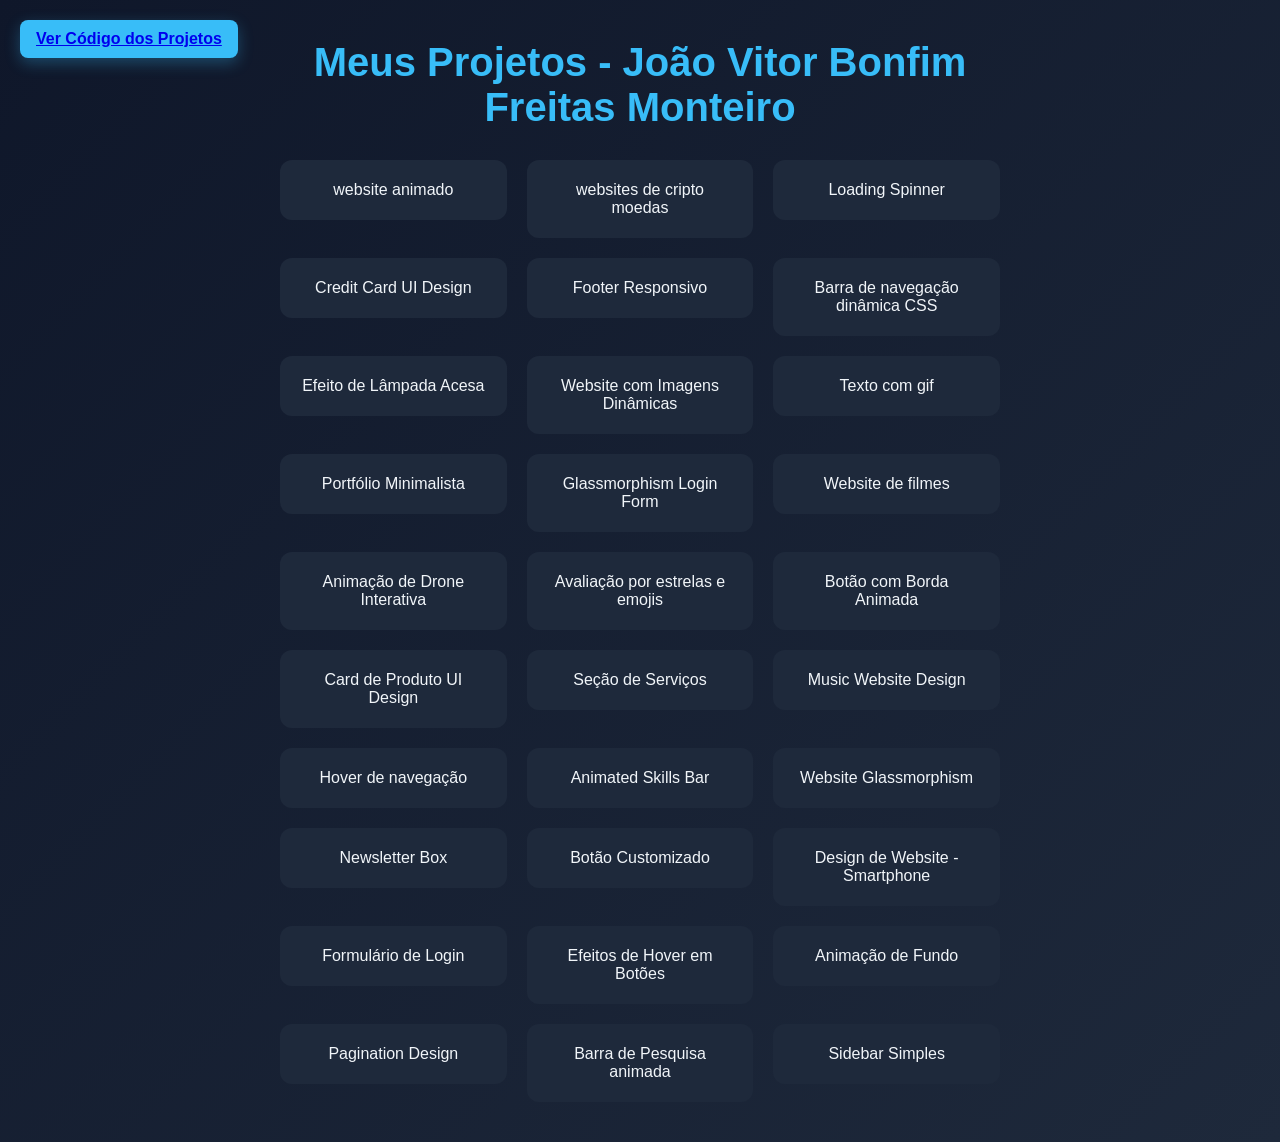
<file: index.html>
<!DOCTYPE html>
<html>
<head>
    <link rel="stylesheet" href="style.css">
  <title>Projetos João Vitor Bonfim Freitas Monteiro</title>
</head>
<body>
  <div class="container">
    <h1>Meus Projetos - João Vitor Bonfim Freitas Monteiro</h1>
    <ul>
        <li><a href="Projeto01/Index.html">website animado</a></li>
        <li><a href="Projeto02/index.html">websites de cripto moedas</a></li>
        <li><a href="Projeto03/index.html">Loading Spinner</a></li>
        <li><a href="Projeto04/index.html">Credit Card UI Design</a></li>
        <li><a href="Projeto05/index.html">Footer Responsivo</a></li>
        <li><a href="Projeto06/index.html">Barra de navegação dinâmica CSS</a></li>
        <li><a href="Projeto07/index.html">Efeito de Lâmpada Acesa</a></li>
        <li><a href="Projeto08/Index.html">Website com Imagens Dinâmicas</a></li>
        <li><a href="Projeto09/index.html">Texto com gif</a></li>
        <li><a href="Projeto10/index.html">Portfólio Minimalista</a></li>
        <li><a href="Projeto11/index.html">Glassmorphism Login Form</a></li>
        <li><a href="Projeto12/index.html">Website de filmes</a></li>
        <li><a href="Projeto13/index.html">Animação de Drone Interativa</a></li>
        <li><a href="Projeto14/index.html">Avaliação por estrelas e emojis</a></li>
        <li><a href="Projeto15/Index.html">Botão com Borda Animada</a></li>
        <li><a href="Projeto16/Index.html">Card de Produto UI Design</a></li>
        <li><a href="Projeto17/index.html">Seção de Serviços</a></li>
        <li><a href="Projeto18/index.html">Music Website Design</a></li>
        <li><a href="Projeto19/index.html">Hover de navegação</a></li>
        <li><a href="Projeto20/index.html">Animated Skills Bar</a></li>
        <li><a href="Projeto21/index.html">Website Glassmorphism</a></li>
        <li><a href="Projeto22/index.html">Newsletter Box</a></li>
        <li><a href="Projeto23/index.html">Botão Customizado</a></li>
        <li><a href="Projeto24/index.html">Design de Website - Smartphone</a></li>
        <li><a href="Projeto25/index.html">Formulário de Login</a></li>
        <li><a href="Projeto26/index.html">Efeitos de Hover em Botões</a></li>
        <li><a href="Projeto27/index.html">Animação de Fundo</a></li>
        <li><a href="Projeto28/index.html">Pagination Design</a></li>
        <li><a href="Projeto29/Index.html">Barra de Pesquisa animada</a></li>
        <li><a href="Projeto30/Index.html">Sidebar Simples</a></li>
    </ul>
    <div class="buttons">
          <a href="https://github.com/joaovitorbfm/Projetos-HTML-CSS-JS.git" target="_blank">Ver Código dos Projetos</a>
        </div>

</body>
</html>
</file>
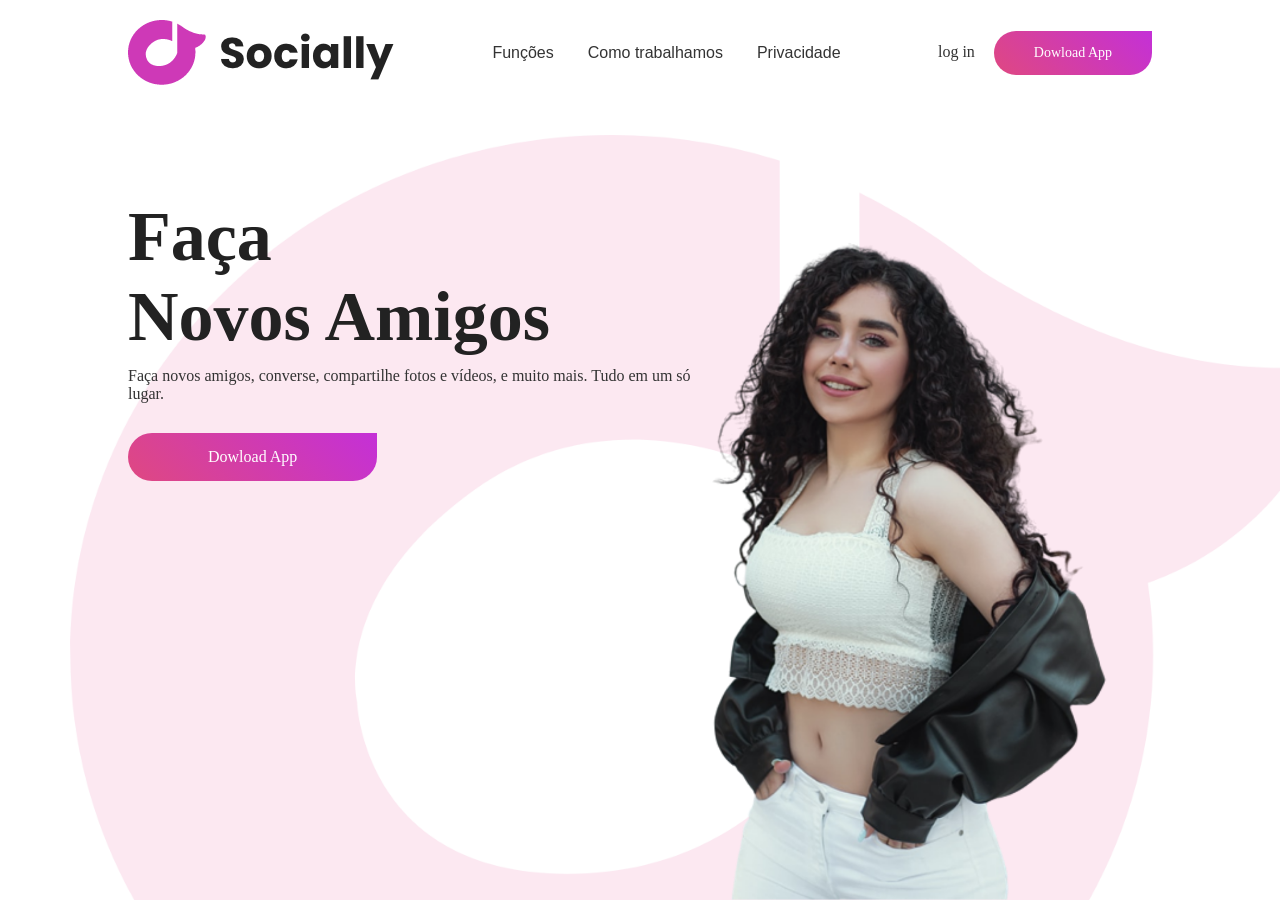
<file: Projeto01/Index.html>
<!DOCTYPE html>
<html lang="pt-br">
<head>
    <meta charset="UTF-8">
    <meta name="viewport" content="width=device-width, initial-scale=1.0">
    <title>website animado</title>
    <link rel="stylesheet" href="css/style.css">
</head>
<body>
    <div class="hero">
        <nav>
            <img src="img/logo.png" class="Logo">
            <ul>
                <li><a href="#">Funções</a></li>
                <li><a href="#">Como trabalhamos</a></li>
                <li><a href="#">Privacidade</a></li>
            </ul>
            <div>
                <a href="#" class="login-btn">log in</a>
                <a href="#" class="btn">Dowload App</a>
            </div>
         
        </nav>
           <div class="content">
                <h1 class="anim">Faça <br>Novos Amigos</h1>
                <p class="anim">Faça novos amigos, converse, compartilhe fotos e vídeos, e muito mais. Tudo em um só lugar.</p>
                <a href="#" class="btn anim">Dowload App</a>
            </div>
            <img src="img/pic.png" class="feature-img anim">
    </div>
</body>
</html>
</file>
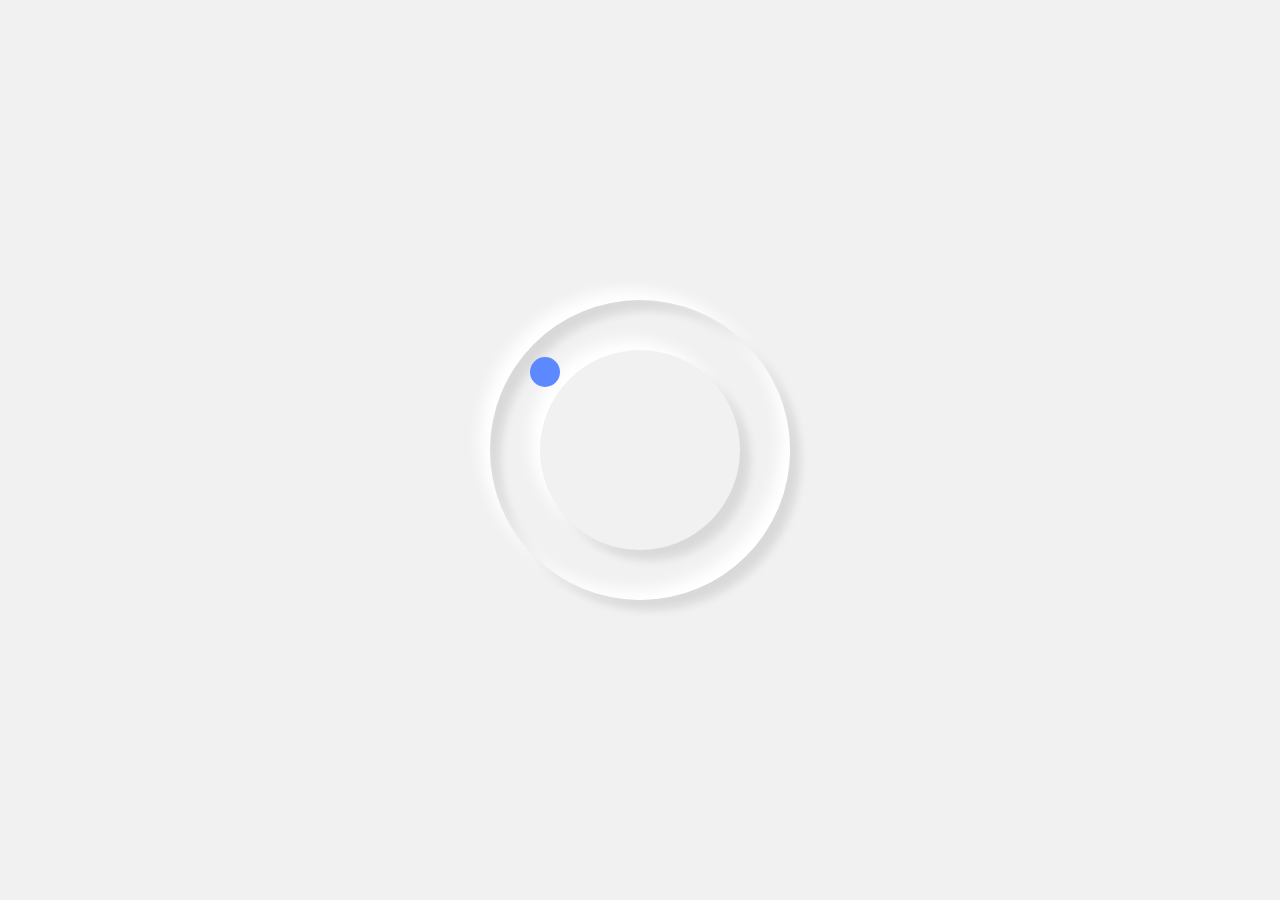
<file: Projeto03/index.html>
<!DOCTYPE html>
<html lang="pt-br">
<head>
    <meta charset="UTF-8">
    <meta http-equiv="X-UA-Compatible" content="IE=edge">
    <meta name="viewport" content="width=device-width, initial-scale=1.0">
    <title>Loading</title>
    <link rel="stylesheet" href="css/style.css">
</head>
<body>

    <div class="wrapper">
        <span></span>
    </div>

</body>
</html>
</file>
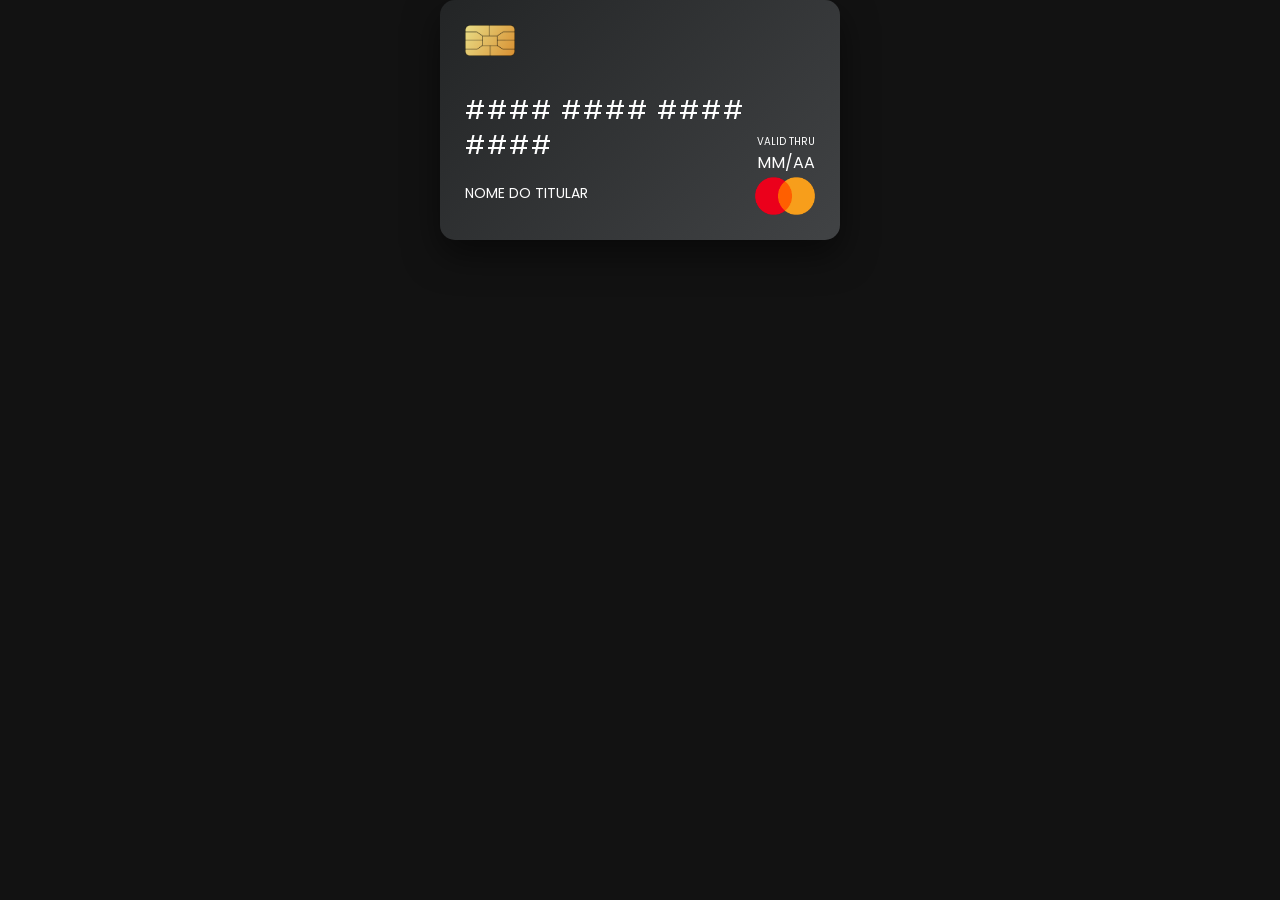
<file: Projeto04/index.html>
<!DOCTYPE html>
<html lang="pt-br">
<head>
    <meta charset="UTF-8">
    <meta name="viewport" content="width=device-width, initial-scale=1.0">
    <title>Credit Card UI Design</title>
    <link rel="stylesheet" href="css/style.css">
</head>
<body>
    <section class="container">
        <div class="card">
            <div class="card-inner">
                <div class="front">
                    <img src="img/chip.png" class="chip" alt="chip">
                    <div class="card-no">#### #### #### ####</div>
                    <div class="card-holder">NOME DO TITULAR</div>
                    <div class="valid-thru">
                        <span class="label">VALID THRU</span>
                        <span class="date">MM/AA</span>
                    </div>
                    <img src="img/logo.png" class="logo" alt="logo">
                </div>

                <div class="back">
                    <div class="bar"></div>
                    <div class="cvv-section">
                        <div class="cvv-bar">***</div>
                    </div>
                    <img src="img/logo.png" class="logo" alt="logo">
                </div>
            </div>
        </div>
    </section>
</body>
</html>
</file>
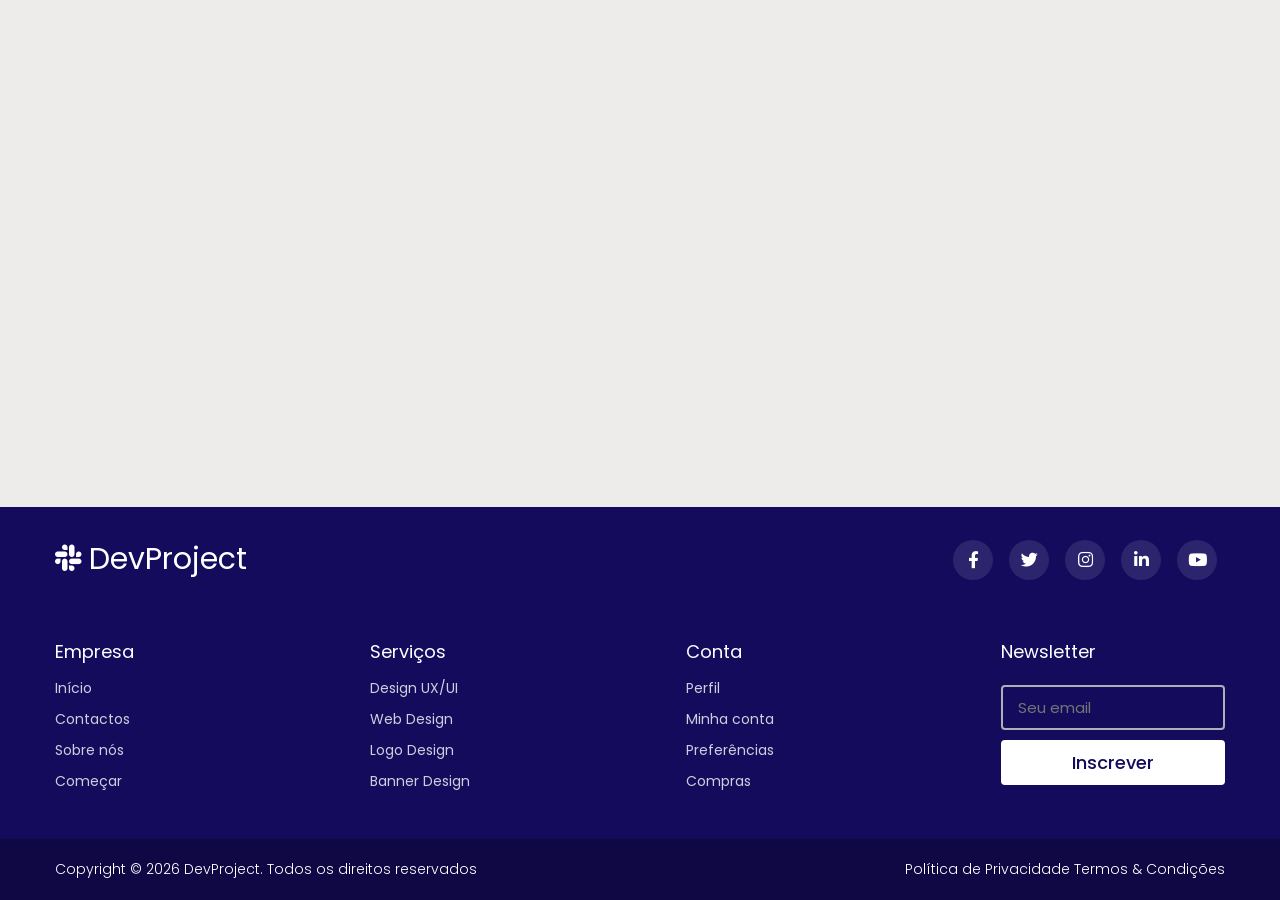
<file: Projeto05/index.html>
<!DOCTYPE html>
<html lang="pt-br">
<head>
    <meta charset="UTF-8">
    <meta name="viewport" content="width=device-width, initial-scale=1.0">
    <title>Footer Responsivo</title>
    <link rel="stylesheet" href="css/style.css">
    <link rel="stylesheet" href="https://cdnjs.cloudflare.com/ajax/libs/font-awesome/5.15.2/css/all.min.css"/>
</head>
<body>

  <footer>
    <div class="content">
      <div class="top">
        <div class="logo-details">
          <i class="fab fa-slack"></i>
          <span class="logo_name">DevProject</span>
        </div>
        <div class="media-icons">
          <a href="#"><i class="fab fa-facebook-f"></i></a>
          <a href="#"><i class="fab fa-twitter"></i></a>
          <a href="#"><i class="fab fa-instagram"></i></a>
          <a href="#"><i class="fab fa-linkedin-in"></i></a>
          <a href="#"><i class="fab fa-youtube"></i></a>
        </div>
      </div>
      <div class="link-boxes">
        <ul class="box">
          <li class="link_name">Empresa</li>
          <li><a href="#">Início</a></li>
          <li><a href="#">Contactos</a></li>
          <li><a href="#">Sobre nós</a></li>
          <li><a href="#">Começar</a></li>
        </ul>
        <ul class="box">
          <li class="link_name">Serviços</li>
          <li><a href="#">Design UX/UI</a></li>
          <li><a href="#">Web Design</a></li>
          <li><a href="#">Logo Design</a></li>
          <li><a href="#">Banner Design</a></li>
        </ul>
        <ul class="box">
          <li class="link_name">Conta</li>
          <li><a href="#">Perfil</a></li>
          <li><a href="#">Minha conta</a></li>
          <li><a href="#">Preferências</a></li>
          <li><a href="#">Compras</a></li>
        </ul>
        <ul class="box input-box">
          <li class="link_name">Newsletter</li>
          <li><input type="text" placeholder="Seu email"></li>
          <li><input type="button" value="Inscrever"></li>
        </ul>
      </div>
    </div>
    <div class="bottom-details">
      <div class="bottom_text">
        <span class="copyright_text">Copyright © 2026 <a href="#">DevProject.</a> Todos os direitos reservados</span>
        <span class="policy_terms">
          <a href="#">Política de Privacidade</a>
          <a href="#">Termos & Condições</a>
        </span>
      </div>
    </div>
  </footer>

</body>
</html>
</file>
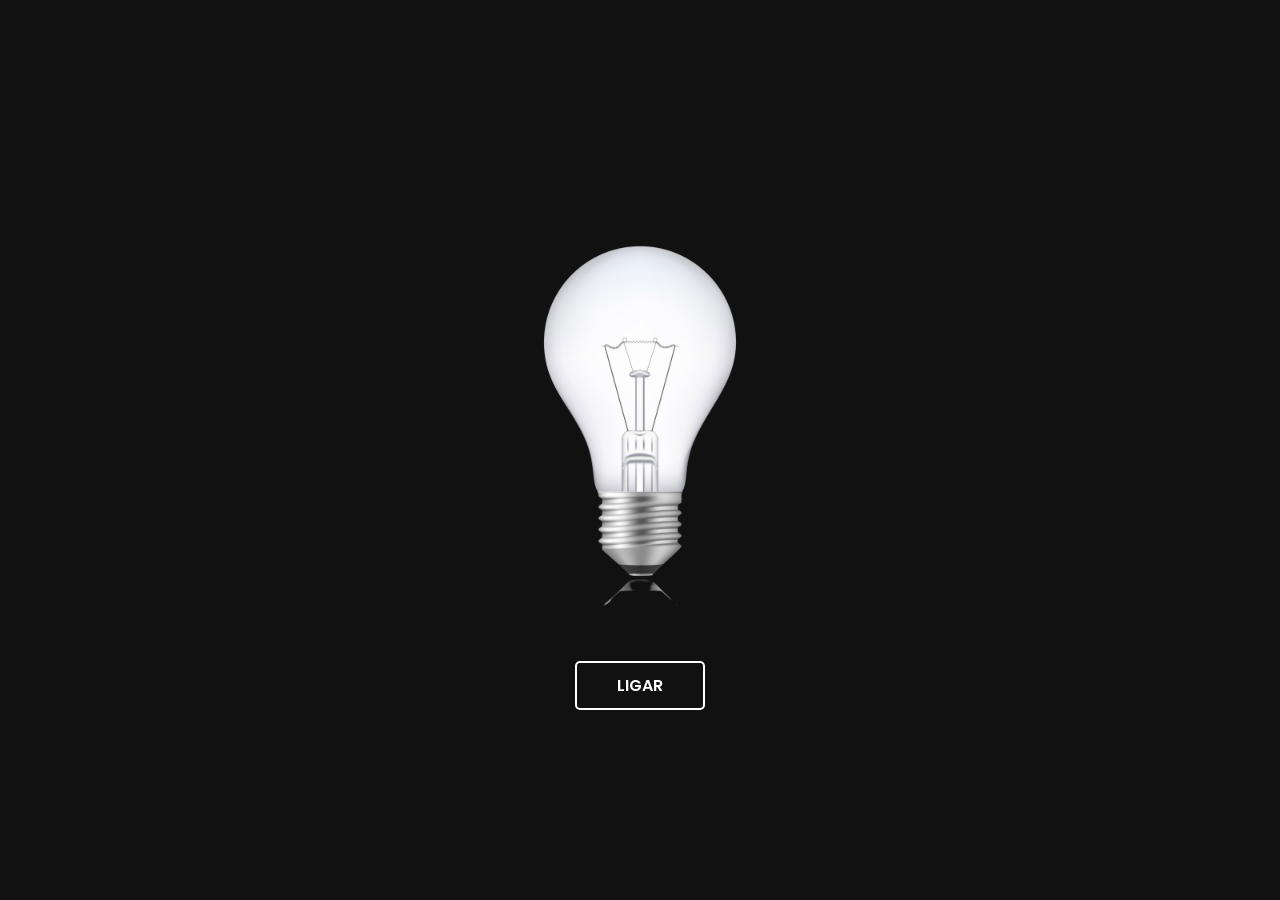
<file: Projeto07/index.html>
<!DOCTYPE html>
<html lang="pt-br">
<head>
  <meta charset="UTF-8">
  <meta name="viewport" content="width=device-width, initial-scale=1.0">
  <title>Efeito de Lâmpada Acesa</title>
  <link rel="stylesheet" href="css/style.css">
</head>
<body>
  <div class="wrapper">
    <input type="checkbox" id="btn">
    
    <div class="bulb-container">
      <img src="img/on.png" id="bulb-off" alt="Lâmpada Apagada">
      <img src="img/on.png" id="bulb-on" alt="Lâmpada Acesa">
    </div>

    <label for="btn">
      <span class="text-off">LIGAR</span>
      <span class="text-on">DESLIGAR</span>
    </label>
  </div>
</body>
</html>
</file>
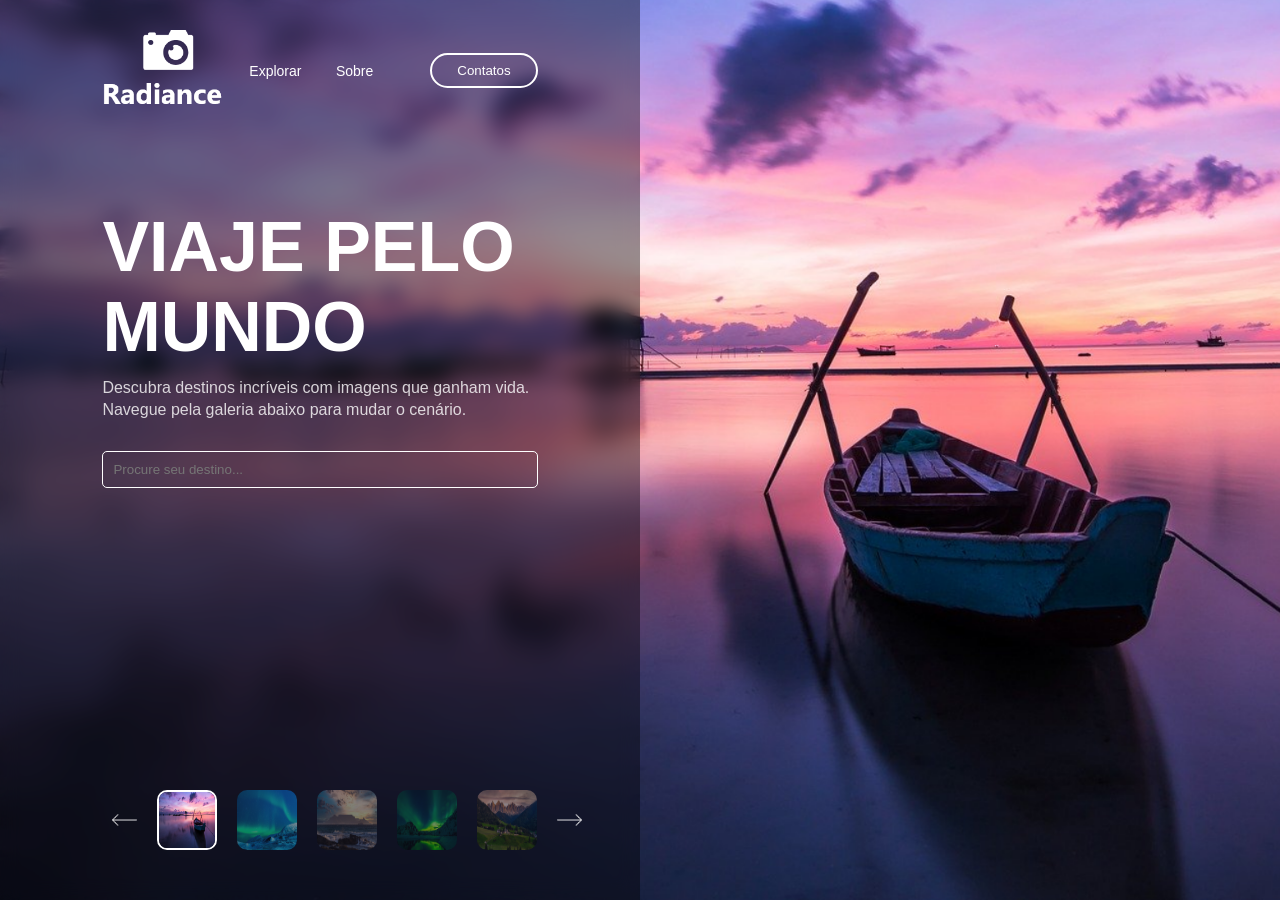
<file: Projeto08/Index.html>
<!DOCTYPE html>
<html lang="pt-br">
<head>
    <meta charset="UTF-8">
    <meta name="viewport" content="width=device-width, initial-scale=1.0">
    <title>Website com Imagens Dinâmicas</title>
    <link rel="stylesheet" href="css/style.css">
</head>
<body id="hero">
    <div class="container">
        <nav>
            <img src="img/logo.png" class="logo">
            <ul>
                <li><a href="#">Explorar</a></li>
                <li><a href="#">Sobre</a></li>
            </ul>
            <button type="button">Contatos</button>
        </nav>

        <div class="info">
            <h1>VIAJE PELO MUNDO</h1>
            <p>Descubra destinos incríveis com imagens que ganham vida. <br> Navegue pela galeria abaixo para mudar o cenário.</p>
            <input type="text" placeholder="Procure seu destino...">
        </div>

        <div class="slider">
            <img src="img/left-arrow.png" id="back">
            <div class="preview">
                <img src="img/bg1.png" class="thumbnail active">
                <img src="img/bg2.png" class="thumbnail">
                <img src="img/bg3.png" class="thumbnail">
                <img src="img/bg4.png" class="thumbnail">
                <img src="img/bg5.png" class="thumbnail">
            </div>
            <img src="img/right-arrow.png" id="next">
        </div>
    </div>

    <script src="script.js"></script>
</body>
</html>
</file>
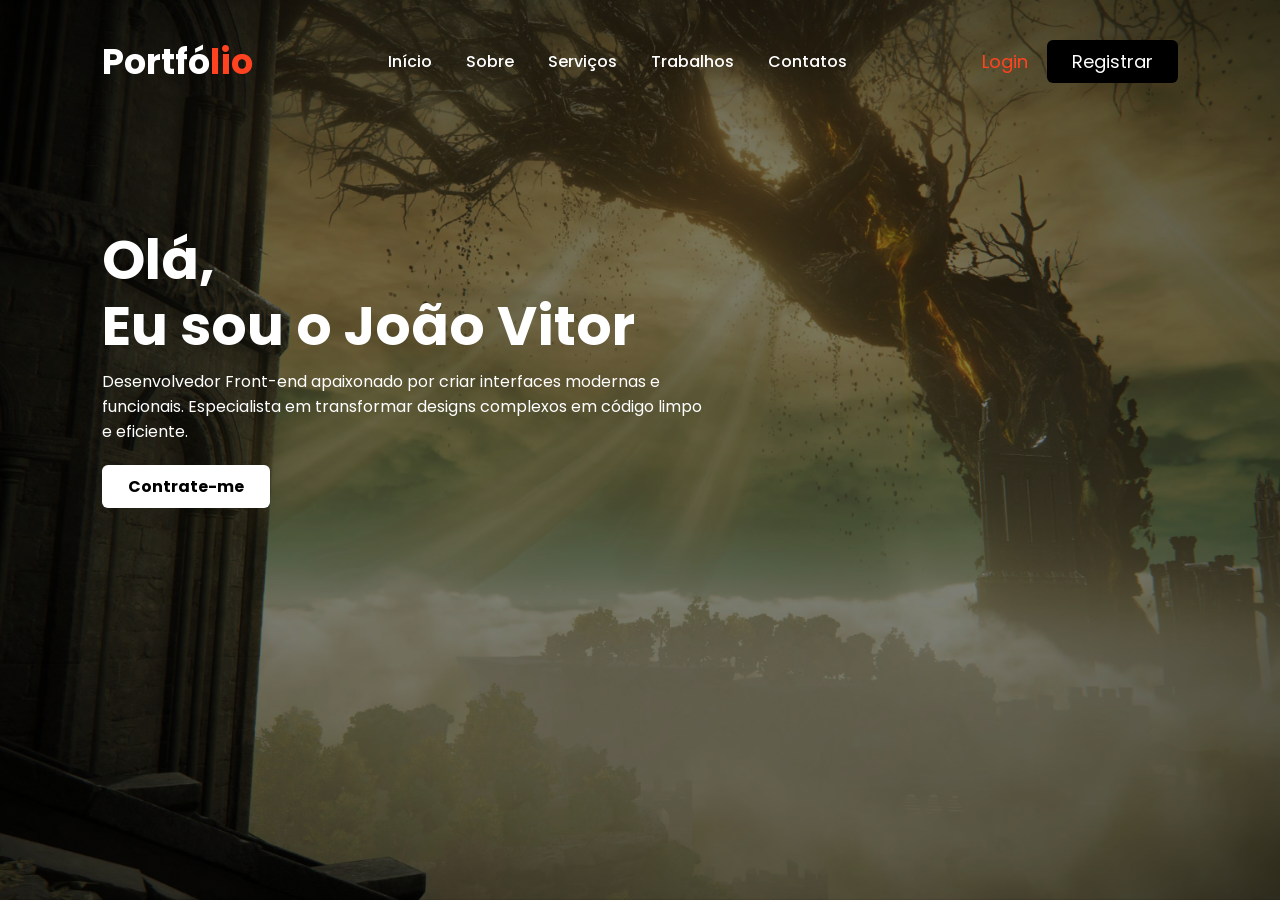
<file: Projeto10/Index.html>
<!DOCTYPE html>
<html lang="pt-br">
<head>
    <meta charset="UTF-8">
    <meta name="viewport" content="width=device-width, initial-scale=1.0">
    <title>Portfólio Minimalista</title>
    <link rel="stylesheet" href="css/style.css">
</head>
<body>
    <div class="container">
        <nav>
            <h2 class="logo">Portfó<span>lio</span></h2>
            <ul>
                <li><a href="#">Início</a></li>
                <li><a href="#">Sobre</a></li>
                <li><a href="#">Serviços</a></li>
                <li><a href="#">Trabalhos</a></li>
                <li><a href="#">Contatos</a></li>
            </ul>
            <div class="buttons">
                <a href="#" class="login">Login</a>
                <a href="#" class="register">Registrar</a>
            </div>
        </nav>

        <div class="content">
            <h3>Olá,<br>Eu sou o João Vitor</h3>
            <p>Desenvolvedor Front-end apaixonado por criar interfaces modernas e funcionais. Especialista em transformar designs complexos em código limpo e eficiente.</p>
            <div class="link">
                <a href="#" class="hire">Contrate-me</a>
            </div>
        </div>
    </div>
</body>
</html>
</file>
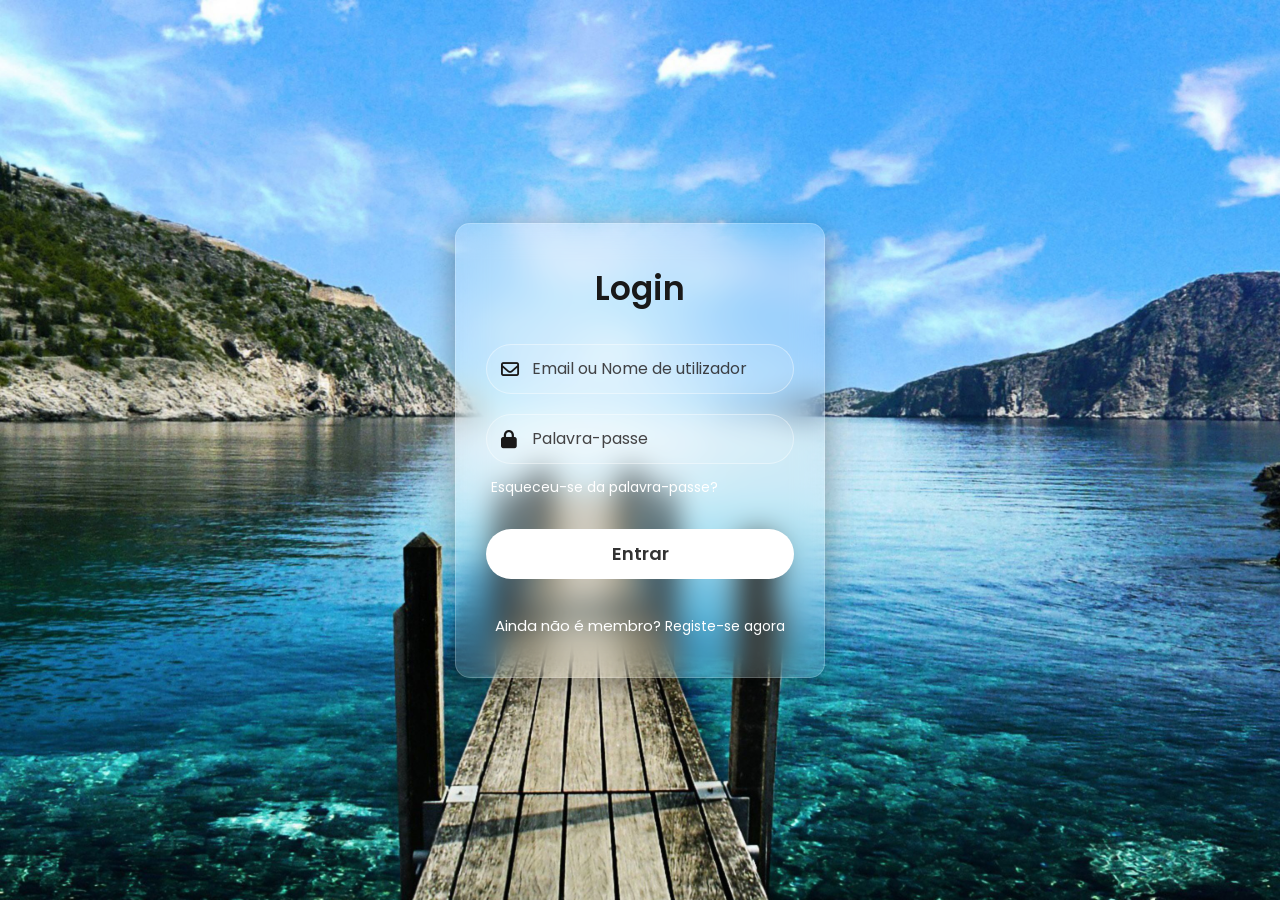
<file: Projeto11/Index.html>
<!DOCTYPE html>
<html lang="pt-pt">
<head>
    <meta charset="UTF-8">
    <meta name="viewport" content="width=device-width, initial-scale=1.0">
    <title>Glassmorphism Login Form</title>
    <link rel="stylesheet" href="css/style.css">
    <link rel="stylesheet" href="https://cdnjs.cloudflare.com/ajax/libs/font-awesome/6.0.0/css/all.min.css">
</head>
<body>
    <div class="container">
        <form action="#">
            <div class="header">Login</div>
            
            <div class="input-field">
                <input type="text" placeholder="Email ou Nome de utilizador" required>
                <i class="far fa-envelope"></i>
            </div>
            
            <div class="input-field">
                <input type="password" placeholder="Palavra-passe" required>
                <i class="fas fa-lock"></i>
            </div>
            
            <div class="forgot">
                <a href="#">Esqueceu-se da palavra-passe?</a>
            </div>
            
            <button>Entrar</button>
            
            <div class="signup">
                Ainda não é membro? <a href="#">Registe-se agora</a>
            </div>
        </form>
    </div>
</body>
</html>
</file>
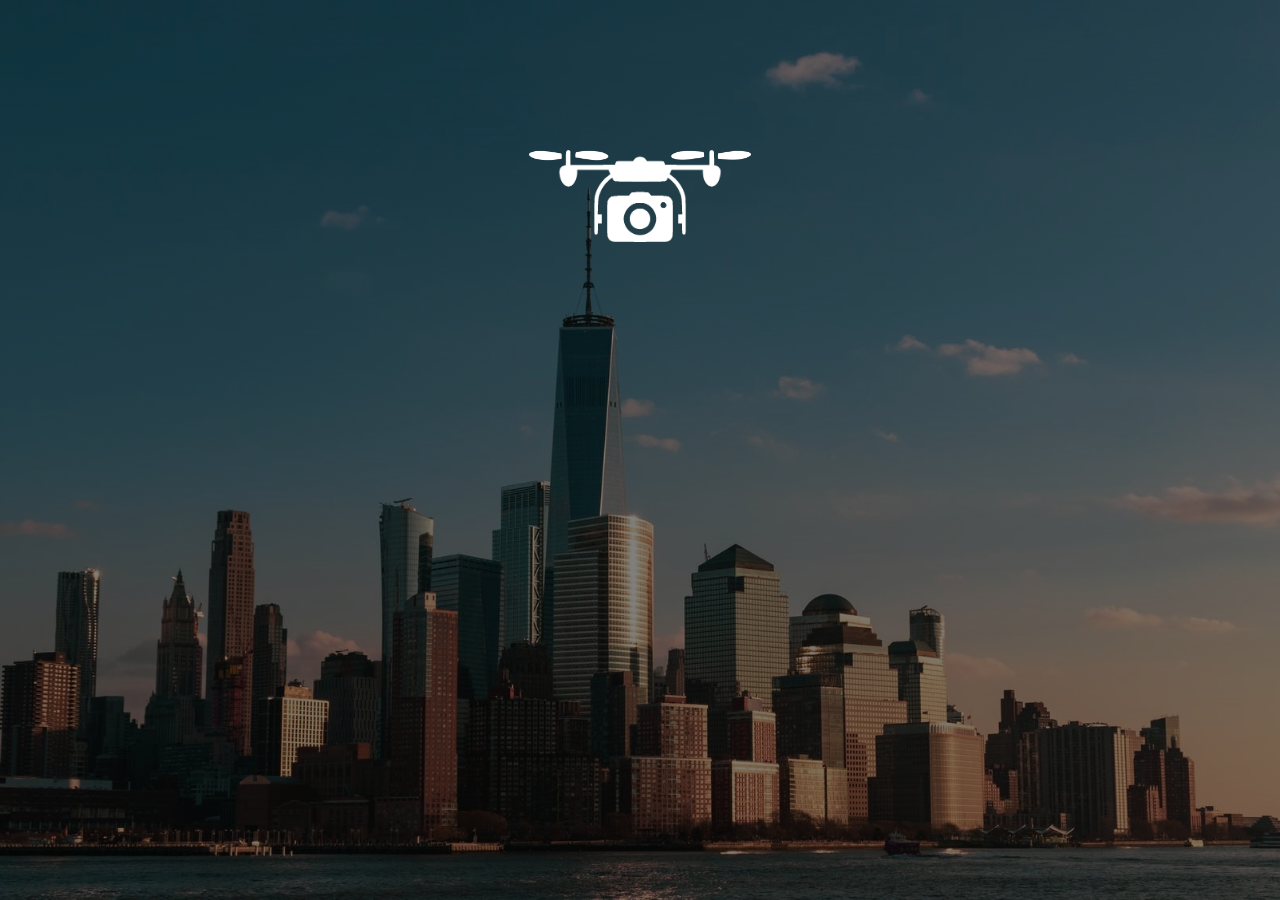
<file: Projeto13/Index.html>
<!DOCTYPE html>
<html lang="pt-pt">
<head>
    <meta charset="UTF-8">
    <meta name="viewport" content="width=device-width, initial-scale=1.0">
    <title>Animação de Drone Interativa</title>
    <link rel="stylesheet" href="css/style.css">
    <script src="https://code.jquery.com/jquery-3.6.0.min.js"></script>
</head>
<body>
    <div id="banner">
        <div id="drone-box">
            <img src="img/drone.png" class="drone-pic">
            <img src="img/drone-left.png" class="left-pic">
            <img src="img/drone-right.png" class="right-pic">
        </div>
    </div>

    <script>
        $(document).ready(function(){
            $('#banner').mousemove(function(e){
                // Lógica para calcular o movimento baseado no cursor
                var moveX = (e.pageX * -1 / 2) + 300;
                var moveY = (e.pageY * -1 / 3) + 120;

                // Aplica a transformação ao drone-box
                $('#drone-box').css('transform', 'translate3d(' + moveX + 'px, ' + moveY + 'px, 0)');
            });
        });
    </script>
</body>
</html>
</file>
<file: style.css>
/* Reset básico */
* {
  margin: 0;
  padding: 0;
  box-sizing: border-box;
  font-family: 'Segoe UI', Tahoma, Geneva, Verdana, sans-serif;
}

/* Fundo geral */
body {
  background: linear-gradient(135deg, #0f172a, #1e293b);
  color: #f1f5f9;
  min-height: 100vh;
  display: flex;
  justify-content: center;
  align-items: center;
}

/* Container principal */
.container {
  text-align: center;
  max-width: 800px;
  width: 100%;
  padding: 40px;
}

/* Título */
h1 {
  font-size: 2.5rem;
  margin-bottom: 30px;
  color: #38bdf8;
}

/* Lista */
ul {
  list-style: none;
  display: grid;
  grid-template-columns: repeat(auto-fit, minmax(220px, 1fr));
  gap: 20px;
}

/* Links como cards */
li a {
  display: block;
  padding: 20px;
  background: #1e293b;
  border-radius: 12px;
  text-decoration: none;
  color: #f1f5f9;
  font-weight: 500;
  transition: all 0.3s ease;
  border: 1px solid transparent;
}

/* Hover bonito */
li a:hover {
  transform: translateY(-5px);
  background: #0f172a;
  border: 1px solid #38bdf8;
  color: #38bdf8;
  box-shadow: 0 10px 25px rgba(56, 189, 248, 0.2);
}

/* Botão voltar */
.buttons {
  position: fixed;
  top: 20px;
  left: 20px;
  background: #38bdf8;
  color: #0f172a;
  padding: 10px 16px;
  border-radius: 8px;
  text-decoration: none;
  font-weight: 600;
  transition: all 0.3s ease;
  box-shadow: 0 5px 15px rgba(56, 189, 248, 0.3);
}

/* Hover */
.buttons:hover {
  background: #0ea5e9;
  transform: translateY(-2px);
  box-shadow: 0 8px 20px rgba(56, 189, 248, 0.5);
}
</file>
<file: Projeto01/css/style.css>
*{
    margin: 0;
    padding: 0;
    box-sizing: border-box;
}
.hero{
    width: 100%;
    height: 100vh;
    background-image: url(../img/back-image.png);
    background-size: cover;
    background-position: center;
    padding: 10px 10%;
    overflow: hidden;

}
nav{
    padding: 10px 0;
    display: flex;
    align-items: center;
    justify-content: space-between;
}
.logo{
    width: 140px;
}
nav ul li{
    display: inline-block;
    list-style: none;
    margin: 10px 15px;
    font-family: poppins, sans-serif;
}
nav ul li a{
    text-decoration: none;
    color: #333;
    font-weight: 400;
    }
.login-btn{
    text-decoration: none;
    color: #333;
    margin-right: 15px;
    font-weight: 400;
    
}
.btn{
    display: inline-block;
    text-decoration: none;
    padding: 14px 40px;                                                                             
    color: #fff;
    background-image: linear-gradient(45deg, #df4881, #c430d7);
    font-size: 14px;
    border-radius: 30px; 
    border-top-right-radius: 0;
    transition: 0.500s;    
    }
    .content{
        margin-top: 10%;
        max-width: 600px;
    }
    .content h1{
        font-size: 70px;
        color: #222;
    
    }
    .content p{
        color: #333;
        margin: 10px 0 30px;
        animation-delay: 0.5s;
    }
    .content .btn{
        padding: 15px 80px;
        font-size: 16px;
        animation-delay: 1s;
    }
    .btn:hover{
        border-top-right-radius: 30px;
    }
    .feature-img{
        width: 530px;
        position: absolute;
        right: 10%;
        bottom: 0;
    }
    .feature-img.anim{
        animation-delay: 1.5s;
    }
    .anim{
        opacity: 0;
        transform: translateY(30px);
        animation: moveup 0.5s linear forwards;
    }
    @keyframes moveup{
        100%{
            opacity: 1;
            transform: translateY(0);
        }
    }
</file>
<file: Projeto03/css/style.css>
* {
    margin: 0;
    padding: 0;
    box-sizing: border-box;
}

body {
    height: 100vh;
    display: flex;
    align-items: center;
    justify-content: center;
    background: #f1f1f1;
}

/* Base do Spinner */
.wrapper {
    position: relative;
    display: flex;
    align-items: center;
    justify-content: center;
    height: 300px;
    width: 300px;
    border-radius: 50%;
    /* Sombras externas e internas para criar o efeito Neumórfico (o "canal") */
    box-shadow: inset -10px -10px 15px rgba(255, 255, 255, 1),
                inset 10px 10px 10px rgba(0, 0, 0, 0.1),
                -10px -10px 15px rgba(255, 255, 255, 1),
                10px 10px 10px rgba(0, 0, 0, 0.1);
}

/* O círculo central (alto relevo no meio) */
.wrapper::before {
    content: "";
    position: absolute;
    height: 200px;
    width: 200px;
    border-radius: 50%;
    /* Sombra externa padrão para elevar o centro */
    box-shadow: -10px -10px 15px rgba(255, 255, 255, 1),
                10px 10px 10px rgba(0, 0, 0, 0.1);
}

/* Container de Rotação invisível */
.wrapper span {
    position: absolute;
    height: 186px;
    width: 220px;
    animation: rotate 5s linear infinite; /* Animação giratória */
}

/* A "Bolinha" Azul Animada */
.wrapper span::before {
    content: "";
    position: absolute;
    height: 30px;
    width: 30px;
    background: #5c89ff;
    border-radius: 50%;
}

/* Animação que faz o span rodar os 360 graus */
@keyframes rotate {
    100% {
        transform: rotate(360deg);
    }
}
</file>
<file: Projeto04/css/style.css>
@import url('https://fonts.googleapis.com/css2?family=Poppins:wght@300;400;500;600&display=swap');

* {
    margin: 0;
    padding: 0;
    box-sizing: border-box;
    font-family: 'Poppins', sans-serif;
}

body {
    height: 100-vh;
    display: flex;
    align-items: center;
    justify-content: center;
    background: #121212; /* Fundo escuro */
}

.container {
    perspective: 1000px;
}

.card {
    width: 400px;
    height: 240px;
    cursor: pointer;
}

.card-inner {
    width: 100%;
    height: 100%;
    position: relative;
    transition: transform 0.8s;
    transform-style: preserve-3d;
}

/* Efeito de virar o cartão ao passar o mouse */
.card:hover .card-inner {
    transform: rotateY(180deg);
}

.front, .back {
    width: 100%;
    height: 100%;
    position: absolute;
    backface-visibility: hidden;
    border-radius: 15px;
    padding: 25px;
    color: #fff;
    background: linear-gradient(135deg, #232526, #414345);
    box-shadow: 0 15px 35px rgba(0,0,0,0.5);
}

.back {
    transform: rotateY(180deg);
    padding: 0;
}

/* Detalhes da Frente */
.chip { width: 50px; }

.card-no {
    font-size: 24px;
    letter-spacing: 2px;
    margin-top: 30px;
}

.card-holder {
    margin-top: 20px;
    font-size: 14px;
    text-transform: uppercase;
}

.valid-thru {
    position: absolute;
    right: 25px;
    bottom: 65px;
    text-align: right;
}

.label { font-size: 10px; display: block; }

.logo {
    position: absolute;
    right: 25px;
    bottom: 25px;
    width: 60px;
}

/* Detalhes do Verso */
.bar {
    background: #000;
    width: 100%;
    height: 50px;
    margin-top: 30px;
}

.cvv-section {
    padding: 20px;
}

.cvv-bar {
    background: #fff;
    color: #000;
    text-align: right;
    padding: 5px 10px;
    font-style: italic;
    font-weight: 600;
    border-radius: 4px;
}
</file>
<file: Projeto05/css/style.css>
@import url('https://fonts.googleapis.com/css2?family=Poppins:wght@200;300;400;500;600;700&display=swap');

* {
  margin: 0;
  padding: 0;
  box-sizing: border-box;
  font-family: "Poppins", sans-serif;
}

body {
  min-height: 100vh;
  width: 100%;
  background: #EEECEB;
}

footer {
  position: fixed;
  background: #140B5C;
  width: 100%;
  bottom: 0;
  left: 0;
}

footer .content {
  max-width: 1250px;
  margin: auto;
  padding: 30px 40px 40px 40px;
}

footer .content .top {
  display: flex;
  align-items: center;
  justify-content: space-between;
  margin-bottom: 50px;
}

.content .top .logo-details {
  color: #fff;
  font-size: 30px;
}

.content .top .media-icons {
  display: flex;
}

.content .top .media-icons a {
  height: 40px;
  width: 40px;
  margin: 0 8px;
  border-radius: 50%;
  text-align: center;
  line-height: 40px;
  color: #fff;
  font-size: 17px;
  text-decoration: none;
  transition: all 0.4s ease;
  background: rgba(255,255,255,0.1);
}

.content .top .media-icons a:hover {
  background: #fff;
  color: #140B5C;
}

footer .content .link-boxes {
  width: 100%;
  display: flex;
  justify-content: space-between;
}

footer .content .link-boxes .box {
  width: calc(100% / 5 - 10px);
}

.content .link-boxes .box .link_name {
  color: #fff;
  font-size: 18px;
  font-weight: 400;
  margin-bottom: 10px;
  position: relative;
}

.content .link-boxes .box li {
  margin: 6px 0;
  list-style: none;
}

.content .link-boxes .box li a {
  color: #fff;
  font-size: 14px;
  font-weight: 400;
  text-decoration: none;
  opacity: 0.8;
  transition: all 0.4s ease;
}

.content .link-boxes .box li a:hover {
  opacity: 1;
  text-decoration: underline;
}

.content .link-boxes .input-box {
  width: 40%;
}

.link-boxes .input-box input {
  height: 45px;
  width: 100%;
  outline: none;
  border: 2px solid #AFAFB6;
  background: #140B5C;
  border-radius: 4px;
  padding: 0 15px;
  font-size: 15px;
  color: #fff;
  margin-top: 10px;
}

.link-boxes .input-box input[type="button"] {
  background: #fff;
  color: #140B5C;
  border: none;
  font-size: 18px;
  font-weight: 500;
  margin: 4px 0;
  cursor: pointer;
}

footer .bottom-details {
  width: 100%;
  background: #0F0844;
}

footer .bottom-details .bottom_text {
  max-width: 1250px;
  margin: auto;
  padding: 20px 40px;
  display: flex;
  justify-content: space-between;
}

.bottom-details .bottom_text span, 
.bottom-details .bottom_text a {
  font-size: 14px;
  font-weight: 300;
  color: #fff;
  text-decoration: none;
}

/* Media Queries para Responsividade */
@media (max-width: 900px) {
  footer .content .link-boxes {
    flex-wrap: wrap;
  }
  footer .content .link-boxes .input-box {
    width: 100%;
    margin-top: 10px;
  }
}

@media (max-width: 700px) {
  footer {
    position: relative;
  }
  .content .link-boxes .box {
    width: calc(100% / 3 - 10px);
  }
  .bottom-details .bottom_text {
    flex-direction: column;
  }
}
</file>
<file: Projeto07/css/style.css>
@import url('https://fonts.googleapis.com/css2?family=Poppins:wght@400;600&display=swap');

* {
  margin: 0;
  padding: 0;
  box-sizing: border-box;
  font-family: 'Poppins', sans-serif;
}

body {
  background: #111; /* Fundo escuro para destacar o brilho */
  display: flex;
  align-items: center;
  justify-content: center;
  min-height: 100vh;
}

.wrapper {
  text-align: center;
  position: relative;
}

/* Esconde o checkbox padrão */
#btn {
  display: none;
}

.bulb-container {
  position: relative;
  width: 400px;
  height: 450px;
  margin-bottom: 20px;
}

.bulb-container img {
  position: absolute;
  top: 50%;
  left: 50%;
  transform: translate(-50%, -50%);
  width: 100%;
  transition: opacity 0.3s ease;
}

/* Lâmpada acesa começa escondida */
#bulb-on {
  opacity: 0;
  filter: drop-shadow(0 0 50px #fff) drop-shadow(0 0 100px #fff);
}

/* Estilo do Botão (Label) */
label {
  display: inline-block;
  padding: 10px 40px;
  color: #fff;
  border: 2px solid #fff;
  border-radius: 5px;
  cursor: pointer;
  font-weight: 600;
  transition: all 0.3s ease;
  text-transform: uppercase;
}

label:hover {
  background: #fff;
  color: #111;
}

/* Lógica de Troca ao Clicar (Checkbox :checked) */

/* 1. Troca a imagem */
#btn:checked ~ .bulb-container #bulb-off {
  opacity: 0;
}
#btn:checked ~ .bulb-container #bulb-on {
  opacity: 1;
}

/* 2. Troca o texto do botão */
.text-on { display: none; }
#btn:checked ~ label .text-off { display: none; }
#btn:checked ~ label .text-on { display: inline; }

/* 3. Estilo do botão quando ligado */
#btn:checked ~ label {
  background: #fff;
  color: #111;
  box-shadow: 0 0 15px #fff;
}
</file>
<file: Projeto08/css/style.css>
* {
    margin: 0;
    padding: 0;
    box-sizing: border-box;
    font-family: 'Poppins', sans-serif;
}

#hero {
    width: 100%;
    height: 100vh;
    background-image: url("../img/bg1.png"); /* Imagem inicial */
    background-position: center;
    background-size: cover;
    transition: background-image 0.5s;
}

.container {
    width: 50%;
    height: 100vh;
    background: rgba(0, 0, 0, 0.4);
    backdrop-filter: blur(10px); /* Efeito de desfoque */
    padding: 0 8%;
    color: #fff;
}

nav {
    display: flex;
    align-items: center;
    justify-content: space-between;
    padding: 30px 0;
}

.logo { width: 120px; cursor: pointer; }

nav ul li {
    list-style: none;
    display: inline-block;
    margin-right: 30px;
}

nav ul li a {
    text-decoration: none;
    color: #fff;
    font-size: 14px;
}

nav button {
    background: transparent;
    border: 2px solid #fff;
    padding: 8px 25px;
    border-radius: 20px;
    color: #fff;
    cursor: pointer;
}

.info { margin-top: 15%; }
.info h1 { font-size: 70px; margin-bottom: 10px; }
.info p { font-size: 16px; line-height: 22px; opacity: 0.8; }

.info input {
    width: 100%;
    padding: 10px;
    margin-top: 30px;
    background: transparent;
    border: 1px solid #fff;
    border-radius: 5px;
    outline: none;
    color: #fff;
}

/* Slider de Navegação */
.slider {
    display: flex;
    align-items: center;
    position: absolute;
    bottom: 50px;
}

.slider img { width: 25px; cursor: pointer; margin: 0 10px; }

.preview { display: flex; align-items: center; }

.thumbnail {
    width: 60px !important;
    height: 60px;
    margin: 0 10px !important;
    border-radius: 10px;
    opacity: 0.5;
    transition: 0.3s;
}

.thumbnail.active {
    opacity: 1;
    border: 2px solid #fff;
}
</file>
<file: Projeto10/css/style.css>
@import url('https://fonts.googleapis.com/css2?family=Poppins:wght@300;400;600;700&display=swap');

* {
    margin: 0;
    padding: 0;
    box-sizing: border-box;
    font-family: 'Poppins', sans-serif;
}

.container {
    width: 100%;
    height: 100vh;
    background-image: linear-gradient(rgba(0,0,0,0.5), rgba(0,0,0,0.5)), url('../img/bc.jpg');
    background-position: center;
    background-size: cover;
    padding-left: 8%;
    padding-right: 8%;
}

nav {
    display: flex;
    align-items: center;
    justify-content: space-between;
    padding: 35px 0 10px;
}

.logo {
    color: #fff;
    font-size: 35px;
    cursor: pointer;
}

.logo span {
    color: #ff4321; /* Cor de destaque */
}

nav ul li {
    list-style: none;
    display: inline-block;
    margin: 10px 15px;
}

nav ul li a {
    text-decoration: none;
    color: #fff;
    font-weight: 500;
    transition: 0.5s;
}

nav ul li a:hover {
    color: #ff4321;
}

.buttons a {
    text-decoration: none;
    font-size: 18px;
}

.login {
    color: #ff4321;
    margin-right: 15px;
}

.register {
    color: #fff;
    background: #000;
    padding: 9px 25px;
    border-radius: 6px;
}

/* Conteúdo Principal */
.content {
    margin-top: 12%;
    max-width: 600px;
    color: #fff;
}

.content h3 {
    font-size: 55px;
    line-height: 1.2;
}

.content p {
    margin-top: 10px;
    line-height: 25px;
}

.link {
    margin-top: 30px;
}

.hire {
    text-decoration: none;
    color: #000;
    background: #fff;
    padding: 9px 25px;
    border-radius: 6px;
    font-weight: bold;
    border: 1px solid transparent;
    transition: 0.5s;
}

.hire:hover {
    color: #fff;
    background: transparent;
    border: 1px solid #fff;
}
</file>
<file: Projeto11/css/style.css>
@import url('https://fonts.googleapis.com/css2?family=Poppins:wght@300;400;500;600&display=swap');

* {
    margin: 0;
    padding: 0;
    box-sizing: border-box;
    font-family: 'Poppins', sans-serif;
}

body {
    height: 100vh;
    width: 100%;
    display: flex;
    align-items: center;
    justify-content: center;
    /* Um gradiente vibrante ajuda a destacar o efeito de vidro */
    background: url(../img/bc.jpg) no-repeat center center fixed;
    background-size: cover;
}

.container {
    width: 370px;
    padding: 40px 30px;
    background: rgba(255, 255, 255, 0.15); /* Fundo semi-transparente */
    border-radius: 15px;
    border: 1px solid rgba(255, 255, 255, 0.2); /* Borda subtil */
    backdrop-filter: blur(15px); /* Efeito de vidro fosco */
    box-shadow: 0 8px 32px 0 rgba(0, 0, 0, 0.37);
    text-align: center;
}

.header {
    font-size: 33px;
    font-weight: 600;
    color: #191919;
    margin-bottom: 30px;
}

.input-field {
    height: 50px;
    width: 100%;
    margin-top: 20px;
    position: relative;
}

.input-field input {
    height: 100%;
    width: 100%;
    outline: none;
    border: 1px solid rgba(255, 255, 255, 0.4);
    border-radius: 25px;
    padding: 0 15px 0 45px;
    font-size: 16px;
    background: rgba(255, 255, 255, 0.1);
    color: #191919;
    transition: all 0.3s ease;
}

.input-field input::placeholder {
    color: rgba(26, 23, 23, 0.8);
}

.input-field input:focus {
    border-color: #fff;
    background: rgba(255, 255, 255, 0.2);
}

.input-field i {
    position: absolute;
    left: 15px;
    top: 50%;
    transform: translateY(-50%);
    color: #191919;
    font-size: 18px;
}

.forgot {
    text-align: left;
    margin: 10px 0 20px 5px;
}

.forgot a, .signup a {
    color: #fff;
    font-size: 14px;
    text-decoration: none;
}

.forgot a:hover, .signup a:hover {
    text-decoration: underline;
}

button {
    width: 100%;
    height: 50px;
    margin: 10px 0;
    border: none;
    outline: none;
    background: #fff;
    color: #333;
    font-size: 18px;
    font-weight: 600;
    border-radius: 25px;
    cursor: pointer;
    transition: all 0.3s ease;
}

button:hover {
    background: rgba(255, 255, 255, 0.8);
    transform: scale(0.98);
}

.signup {
    margin-top: 25px;
    color: #fff;
    font-size: 15px;
}
</file>
<file: Projeto13/css/style.css>
* {
    margin: 0;
    padding: 0;
    box-sizing: border-box;
}

#banner {
    width: 100%;
    height: 100vh;
    background-image: linear-gradient(rgba(0,0,0,0.5), rgba(0,0,0,0.5)), url(../img/pic.jpeg);
    background-position: center;
    background-size: cover;
    position: absolute;
    overflow: hidden;
}

#drone-box {
    width: 200px;
    margin: 150px auto;
    position: relative;
    /* Transição suave para o movimento seguir o rato */
    transition: transform 2s; 
}

.drone-pic {
    width: 100%;
}

.left-pic, .right-pic {
    width: 80px;
    position: absolute;
    top: 0;
    /* Animação de rotação contínua */
    animation: rotation 0.2s linear infinite;
}

.left-pic {
    left: -11px;
}

.right-pic {
    right: -11px;
}

/* Keyframes para a rotação das hélices */
@keyframes rotation {
    100% {
        transform: rotateY(360deg);
    }
}
</file>
